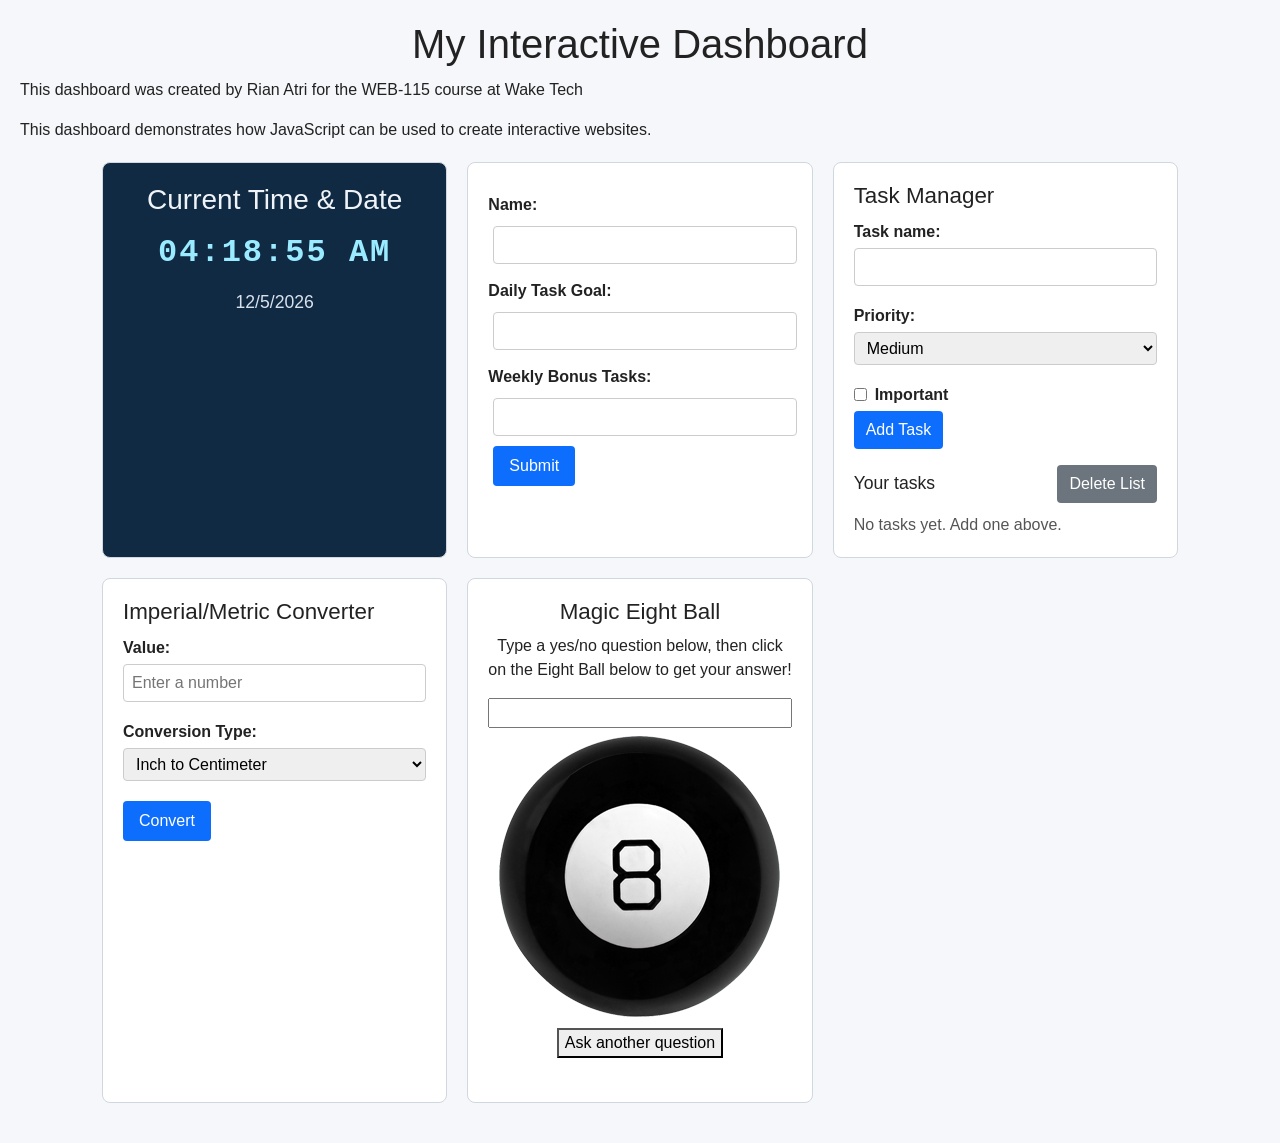
<file: index.html>
<!DOCTYPE html>
<html lang="en">
<head>
    
    <meta charset="UTF-8">
    <meta name="viewport" content="width=device-width, initial-scale=1.0">
    <title>Interactive Dashboard</title>
    <!-- Bootstrap  -->
    <link href="https://cdn.jsdelivr.net/npm/bootstrap@5.3.8/dist/css/bootstrap.min.css" rel="stylesheet" integrity="sha384-sRIl4kxILFvY47J16cr9ZwB07vP4J8+LH7qKQnuqkuIAvNWLzeN8tE5YBujZqJLB" crossorigin="anonymous">
    <script defer src="https://cdn.jsdelivr.net/npm/bootstrap@5.3.8/dist/js/bootstrap.bundle.min.js" integrity="sha384-FKyoEForCGlyvwx9Hj09JcYn3nv7wiPVlz7YYwJrWVcXK/BmnVDxM+D2scQbITxI" crossorigin="anonymous"></script>
    <script defer src="js/task-manager.js?v=2"></script>
    <script defer src="js/digital-clock.js"></script>
    <link rel="stylesheet" href="css/style.css?v=2">
    <link rel="stylesheet" href="css/digital-clock.css">

    <style>
        #weekly-tasks input, #goal-btn {
            margin: 5px;
        }
    </style>
</head>
<body>
    
    <h1>My Interactive Dashboard</h1>
    <p>This dashboard was created by Rian Atri for the WEB-115 course at Wake Tech</p>

    <script>
    document.write("This dashboard demonstrates how JavaScript can be used to create interactive websites.")
    </script>

    <noscript>Unfortunately, your web browser does not support JavaScript.</noscript>

     <div class="container">
    <main class="dashboard-grid">
        <!-- Dashboard Content -->
        <div class="col dashboard-card" id="digital-clock">
            <h3>Current Time & Date</h3>
            <div id="clock-face"></div>
            <p id="calendar-date"></p>
        </div>

        <div class="dashboard-card" id="weekly-tasks">
            <form>
                <label for="name">Name:</label>
                <input type="text" id="name">

                <label for="daily-goal">Daily Task Goal:</label>
                <input type="number" id="daily-goal">

                <label for="bonus-tasks">Weekly Bonus Tasks:</label>
                <input type="number" id="bonus-tasks">

                <button id="goal-btn">Submit</button>
            </form>

            <p id="goal-message"></p>
        </div>

        <section class="dashboard-card" id="task-manager" aria-labelledby="task-heading">
            <h2 id="task-heading">Task Manager</h2>
            <form id="task-form">
                <label for="task-name">Task name:</label>
                <input type="text" id="task-name" name="taskName" required>

                <label for="task-priority">Priority:</label>
                <select id="task-priority" name="priority">
                    <option value="High">High</option>
                    <option value="Medium" selected>Medium</option>
                    <option value="Low">Low</option>
                </select>

                <label class="task-check" for="task-important">
                    <input type="checkbox" id="task-important" name="isImportant">
                    Important
                </label>
                <button type="submit" id="add-task">Add Task</button>
            </form>

            <div class="task-list-heading">
                <h3>Your tasks</h3>
                <button type="button" id="delete-list">Delete List</button>
            </div>
            <div id="task-list" aria-live="polite"></div>
        </section>

        <div class="dashboard-card" id="metric-converter">
            <h2>Imperial/Metric Converter</h2>
            <form id="converter-form">
                <label for="converter-value">Value:</label>
                <input type="number" id="converter-value" step="any" placeholder="Enter a number">

                <label for="conversion-type">Conversion Type:</label>
                <select id="conversion-type">
                    <option value="inch to centimeter">Inch to Centimeter</option>
                    <option value="foot to centimeter">Foot to Centimeter</option>
                    <option value="yard to meter">Yard to Meter</option>
                    <option value="mile to kilometer">Mile to Kilometer</option>
                    <option value="centimeter to inch">Centimeter to Inch</option>
                    <option value="centimeter to foot">Centimeter to Foot</option>
                    <option value="meter to yard">Meter to Yard</option>
                    <option value="kilometer to mile">Kilometer to Mile</option>
                </select>

                <button id="convert-btn" type="submit">Convert</button>
            </form>

            <div id="conversion-result"></div>

            <script defer src="js/metric-converter.js?v=2"></script>
        </div>

        <div class="dashboard-card" id="magic-eight-ball">
            <script src="js/magic-eight-ball.js" defer></script>
            <link rel="stylesheet" href="css/magic-eight-ball.css">
            <h2 class="heading">Magic Eight Ball</h2>
            <form>
                <p>Type a yes/no question below, then click on the Eight Ball below to get your answer!</p>
                <input id="question" name="question">
                <div id="magicEightBall">
                    <div id="circle"></div>
                    <img id="ball" src="img/magic-eight-ball.png"/>
                </div>
                <button id="reset" name="reset" type="reset">Ask another question</button>
            </form>
            <br>
        </div>
    </main>
</div>
</body>
</html>
</file>
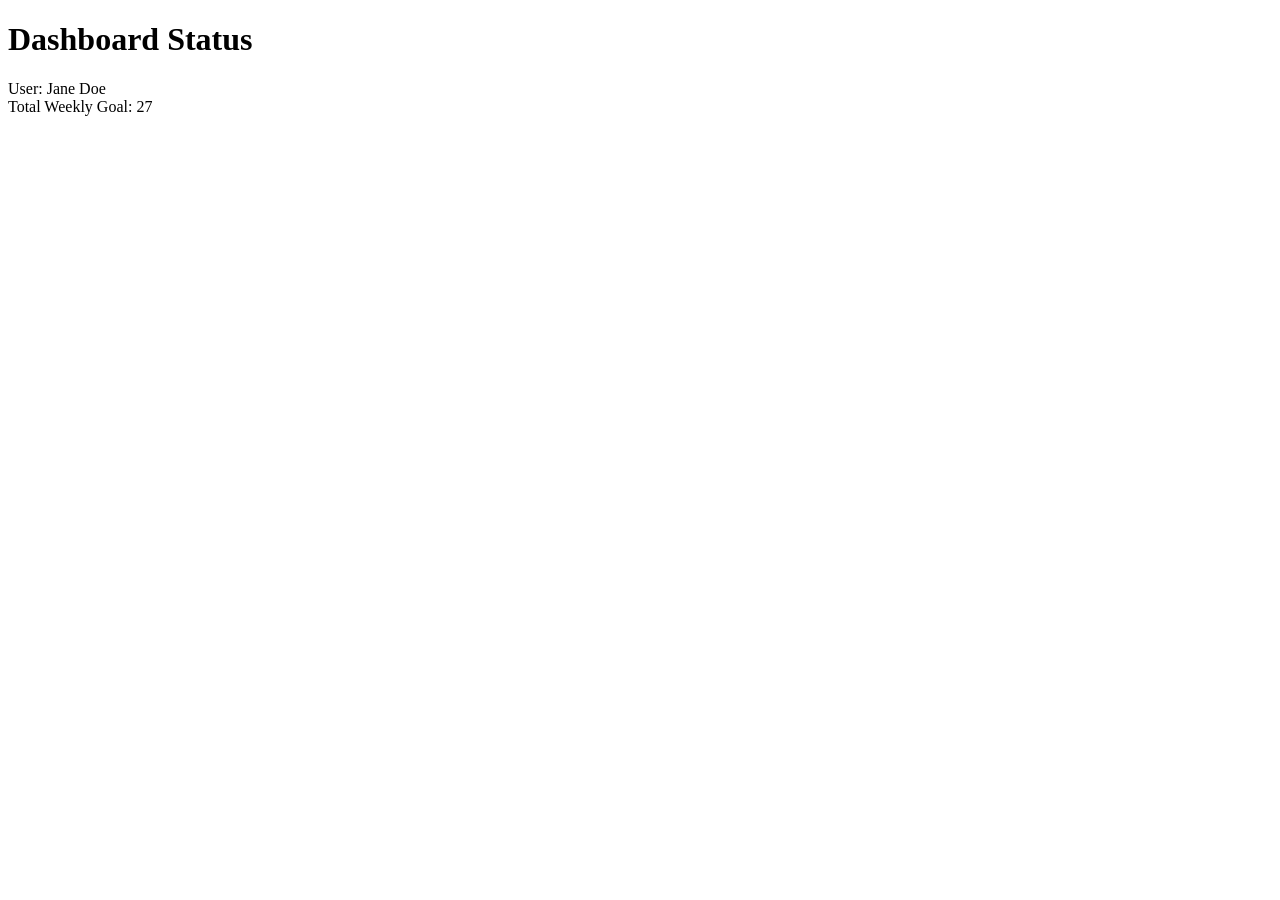
<file: debug.html>
<!DOCTYPE html>
<html lang="en">
<head>
    <meta charset="UTF-8">
    <title>JavaScript Debugging Exercise</title>
</head>
<body>
    <h1>Dashboard Status</h1>
    <div id="display"></div>
 
    <script>
        // Weekly Goal: Calculate the total weekly task goal for a user.
        
        // Declare variables and values
        let userName = "Jane Doe";
        let dailyGoal = 5; 
        // Swap string for number
        let bonusTasks = 2; 
 
        // Output message to console
        // FIXED: Added missing parenthesis to console.log.
        console.log("Checking status for: " + userName); 
 
        // Calculate weekly goal based on number of workdays (5) per week
        // Repaired typo of dialyGoal to dailyGoal
        // Adjust the multiplier from 15 to 5
        let weeklyGoal = dailyGoal * 5; 
 
        // Add bonusTasks to weeklyGoal. 
        // Note: Check for data type issues
        //Change total goal to accumulate goals rather than subtract
        let totalGoal = weeklyGoal + bonusTasks; 
 
        // Output results to web page
        document.write("User: " + userName + "<br>");

        // Isolate string literal and variable
        document.write("Total Weekly Goal: " + totalGoal);
 
    </script>
</body>
</html>
</file>
<file: css/style.css>
body {
    background-color: #f5f7fa;
    font-family: Arial, Helvetica, sans-serif;
    margin: 0;
    padding: 20px;
    color: #222;
}

h1 {
    text-align: center;
    margin-bottom: 10px;
}

h2 {
    margin-top: 0;
    font-size: 1.4rem;
}

.container {
    max-width: 1100px;
    margin: 20px auto;
}

.dashboard-grid {
    display: grid;
    grid-template-columns: repeat(3, minmax(0, 1fr));
    gap: 20px;
}

.dashboard-card {
    background-color: #ffffff;
    border: 1px solid #d0d7de;
    border-radius: 8px;
    padding: 20px;
}

#weekly-tasks label,
#metric-converter label {
    display: block;
    margin-top: 10px;
    margin-bottom: 4px;
    font-weight: bold;
}

#weekly-tasks input,
#metric-converter input,
#metric-converter select {
    width: 100%;
    max-width: 320px;
    padding: 6px 8px;
    margin-bottom: 8px;
    border: 1px solid #ccc;
    border-radius: 4px;
}

#task-manager label {
    display: block;
    margin: 10px 0 4px;
    font-weight: bold;
}

#task-manager input[type="text"],
#task-manager select,
.task-edit-form input[type="text"],
.task-edit-form select {
    width: 100%;
    max-width: 320px;
    padding: 6px 8px;
    margin-bottom: 8px;
    border: 1px solid #ccc;
    border-radius: 4px;
}

#task-manager .task-check,
.task-edit-form .task-important-check {
    display: flex;
    align-items: center;
    gap: 8px;
}

#task-manager input[type="checkbox"],
.task-edit-form input[type="checkbox"] {
    width: auto;
    margin: 0;
}

#goal-btn,
#convert-btn {
    display: block;
    margin-top: 12px;
    padding: 8px 16px;
    background-color: #0d6efd;
    color: #fff;
    border: none;
    border-radius: 4px;
    cursor: pointer;
}

#goal-btn:hover,
#convert-btn:hover {
    background-color: #0b5ed7;
}

#task-manager button {
    padding: 7px 12px;
    background-color: #0d6efd;
    color: #fff;
    border: none;
    border-radius: 4px;
    cursor: pointer;
}

#task-manager button:hover {
    background-color: #0b5ed7;
}

.task-list-heading {
    display: flex;
    align-items: center;
    justify-content: space-between;
    gap: 12px;
    margin: 16px 0 10px;
}

.task-list-heading h3 {
    margin: 0;
    font-size: 1.1rem;
}

#task-manager #delete-list {
    background-color: #6c757d;
}

#task-manager #delete-list:hover {
    background-color: #565e64;
}

#task-list {
    display: grid;
    gap: 10px;
}

.task-card {
    display: grid;
    gap: 12px;
    padding: 12px;
    border: 1px solid #d0d7de;
    border-radius: 6px;
}

.task-details {
    display: flex;
    align-items: flex-start;
    justify-content: space-between;
    gap: 12px;
}

.task-name {
    margin: 0;
    font-weight: 600;
    overflow-wrap: anywhere;
}

.task-priority {
    flex-shrink: 0;
    padding: 3px 8px;
    border-radius: 12px;
    font-size: 0.85rem;
}

.task-controls {
    display: flex;
    flex-wrap: wrap;
    gap: 8px;
}

#task-manager .task-controls button,
.task-edit-form button[type="button"] {
    background-color: #e9ecef;
    color: #222;
}

#task-manager .task-controls button:hover,
.task-edit-form button[type="button"]:hover {
    background-color: #d8dee4;
}

.task-edit-form {
    display: grid;
    gap: 6px;
    margin: 0;
}

.task-empty {
    margin: 0;
    color: #555;
}

#magic-eight-ball input[name="question"] {
    width: 100%;
    max-width: 100%;
    box-sizing: border-box;
}

#goal-message,
#conversion-result {
    margin-top: 15px;
    font-weight: bold;
    color: #0a58ca;
}

@media (max-width: 960px) {
    .dashboard-grid {
        grid-template-columns: repeat(2, minmax(0, 1fr));
    }
}

@media (max-width: 640px) {
    body {
        padding: 14px;
    }

    .dashboard-grid {
        grid-template-columns: 1fr;
    }
}
</file>
<file: css/digital-clock.css>
#digital-clock {
    background-color: #102a43;
    color: #f0f4f8;
    text-align: center;
}

#clock-face {
    font-family: "Courier New", Courier, monospace;
    font-size: 2rem;
    font-weight: bold;
    letter-spacing: 2px;
    color: #9aebff;
    margin: 12px 0;
}

#calendar-date {
    font-size: 1.1rem;
    color: #d9e2ec;
    margin-bottom: 0;
}
</file>
<file: css/magic-eight-ball.css>
#magic-eight-ball {
  max-width: 410px;
  text-align: center;
  margin: auto;
}

#circle {
  font-size: 12pt;
  background-color: white;
  color: black;
  position: absolute;
  margin-left: 70px;
  margin-top: 70px;
  height: 150px;
  width: 150px;
  border-radius: 50%;
  text-wrap: wrap;
  display: none;
}


img:active {
  animation: shake 1s;
  animation-iteration-count: infinite;
}

img:visited {
  animation: none;
}
@keyframes shake {
  0% { transform: translate(1px, 1px) rotate(0deg);  }
  10% { transform: translate(-1px, -2px) rotate(-1deg); }
  20% { transform: translate(-3px, 0px) rotate(1deg); }
  30% { transform: translate(3px, 2px) rotate(0deg); }
  40% { transform: translate(1px, -1px) rotate(1deg); }
  50% { transform: translate(-1px, 2px) rotate(-1deg); }
  60% { transform: translate(-3px, 1px) rotate(0deg); }
  70% { transform: translate(3px, 1px) rotate(-1deg); }
  80% { transform: translate(-1px, -1px) rotate(1deg); }
  90% { transform: translate(1px, 2px) rotate(0deg); }
  100% { transform: translate(1px, -2px) rotate(-1deg); }
}
</file>
